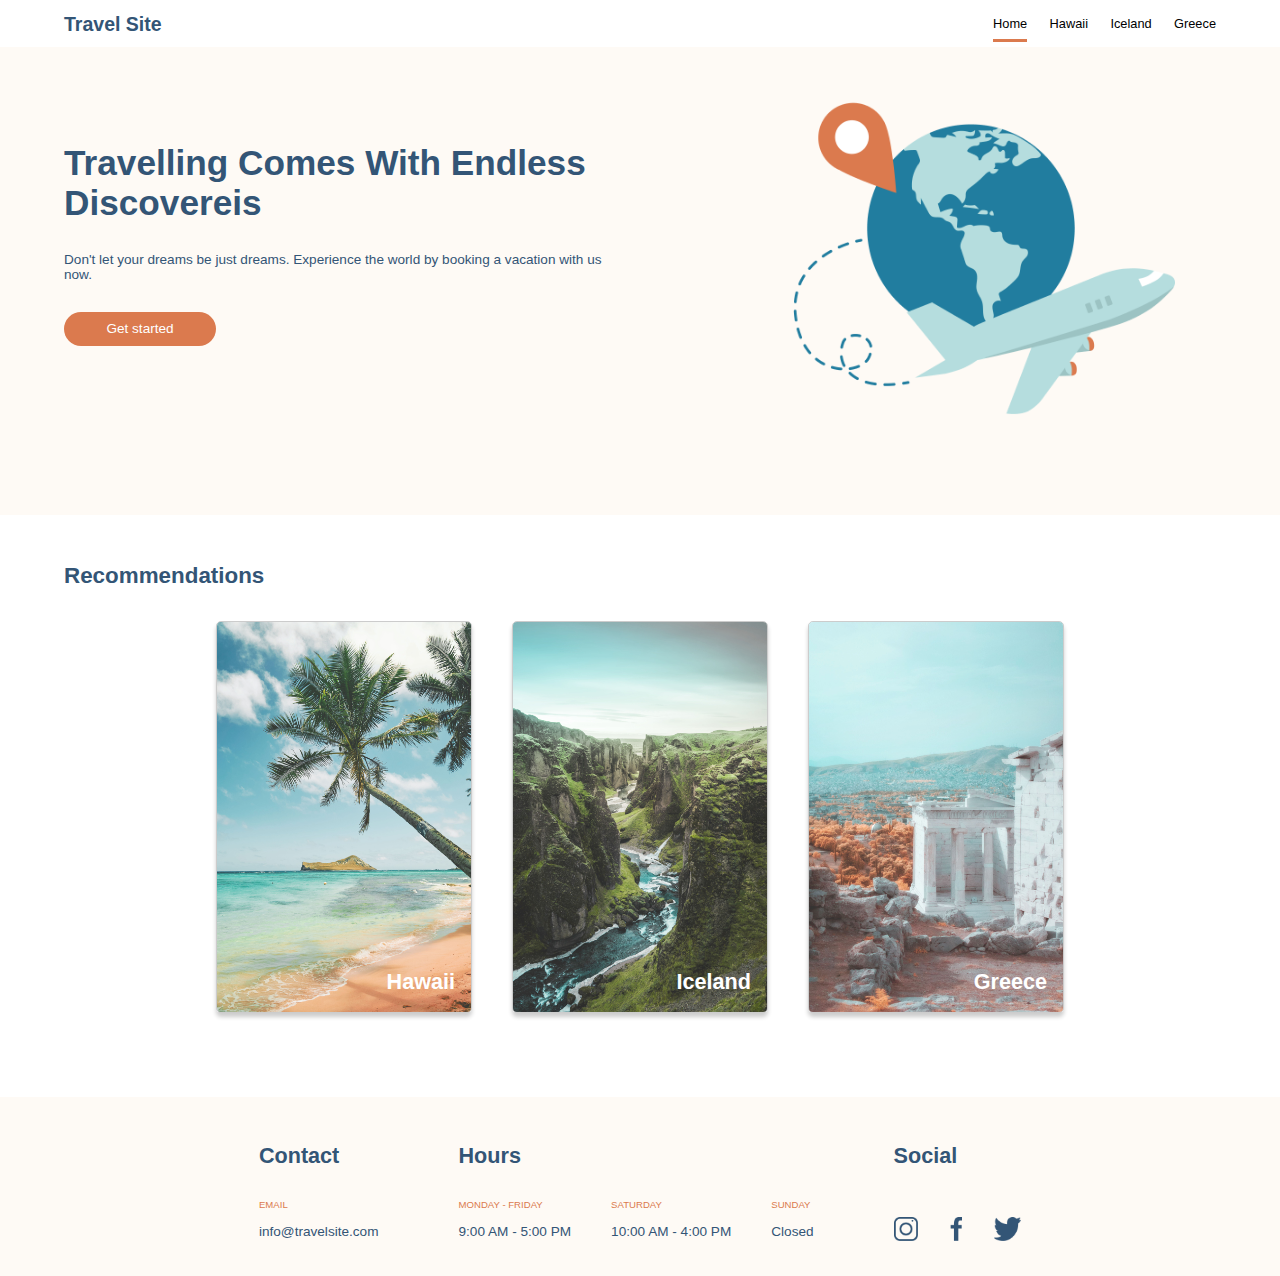
<file: index.html>
<!DOCTYPE html>
<html lang="en">

<head>
    <meta charset="UTF-8">
    <meta name="viewport" content="width=device-width, initial-scale=1.0">
    <title>Travel Site</title>
    <link rel="stylesheet" href="./css/main.css">
    <link rel="stylesheet" href="./css/global.css">
</head>

<body>
    <header class="header">
        <nav class="header__nav">
            <h1 class="header__nav-logo"><a href="index.html">Travel Site</a></h1>
            <ul class="header__nav-bar">
                <li class="header__nav-item header__nav-item--current"><a href="index.html">Home</a></li>
                <li class="header__nav-item"><a href="../pages/hawaii.html">Hawaii</a></li>
                <li class="header__nav-item"><a href="../pages/iceland.html">Iceland</a></li>
                <li class="header__nav-item"><a href="../pages/greece.html">Greece</a></li>
            </ul>
        </nav>
    </header>

    <main>
        <section class="hero-section">
            <article class="hero-section__main-col">
                <h2 class="hero-section__title">Travelling Comes With Endless Discovereis</h2>
                <p class="hero-section__description">Don't let your dreams be just dreams. Experience the world by
                    booking a
                    vacation with us now.</p>
                <a class="hero-section__button" href="./pages/info.html">Get started</a>
            </article>
            <div class="hero-section__side-col">
                <img class="hero-section__img" src="./assets/images/Images/hero.png" alt="hero-img">
            </div>
        </section>

        <section class="recs-section">
            <h3 class="recs-section__title">Recommendations</h3>
            <div class="recs-section__cards-layout">
                <figure class="recs-section__card">
                    <a href="./pages/hawaii.html">
                        <img class="recs-section__img" src="./assets/images/Images/hawaii.jpg" alt="hawaii-background">
                        <h3 class="recs-section__card-name">Hawaii</h3>
                    </a>
                </figure>
                <figure class="recs-section__card">
                    <a href="./pages/iceland.html">
                        <img class="recs-section__img" src="./assets/images/Images/iceland.jpg"
                            alt="iceland-background">
                        <h3 class="recs-section__card-name">Iceland</h3>
                    </a>
                </figure>
                <figure class="recs-section__card">
                    <a href="./pages/greece.html">
                        <img class="recs-section__img" src="./assets/images/Images/greece.jpg" alt="greece-background">
                        <h3 class="recs-section__card-name">Greece</h3>
                    </a>
                </figure>
            </div>
        </section>
    </main>
    <footer class="footer">
        <div class="footer__container">
            <section>
                <h3 class="footer__title">Contact</h3>
                <p class="footer__subheader">EMAIL</p>
                <p class="footer__description">info@travelsite.com</p>
            </section>
            <section>
                <h3 class="footer__title">Hours</h3>
                <div class="footer__hours-layout">
                    <div>
                        <p class="footer__subheader">MONDAY - FRIDAY</p>
                        <p class="footer__description">9:00 AM - 5:00 PM</p>
                    </div>
                    <div>
                        <p class="footer__subheader">SATURDAY</p>
                        <p class="footer__description">10:00 AM - 4:00 PM</p>
                    </div>
                    <div>
                        <p class="footer__subheader">SUNDAY</p>
                        <p class="footer__description">Closed</p>
                    </div>
                </div>
            </section>
            <section>
                <h3 class="footer__title">Social</h3>
                <div class="footer__socials-layout">
                    <img class="footer__icon" src="./assets/images/Icons/icon-instagram.png" alt="instagram-icon">
                    <img class="footer__icon" src="./assets/images/Icons/icon-facebook.png" alt="facebook-icon">
                    <img class="footer__icon" src="./assets/images/Icons/icon-twitter.png" alt="twitter-icon">
                </div>
            </section>
        </div>
    </footer>
</body>

</html>
</file>
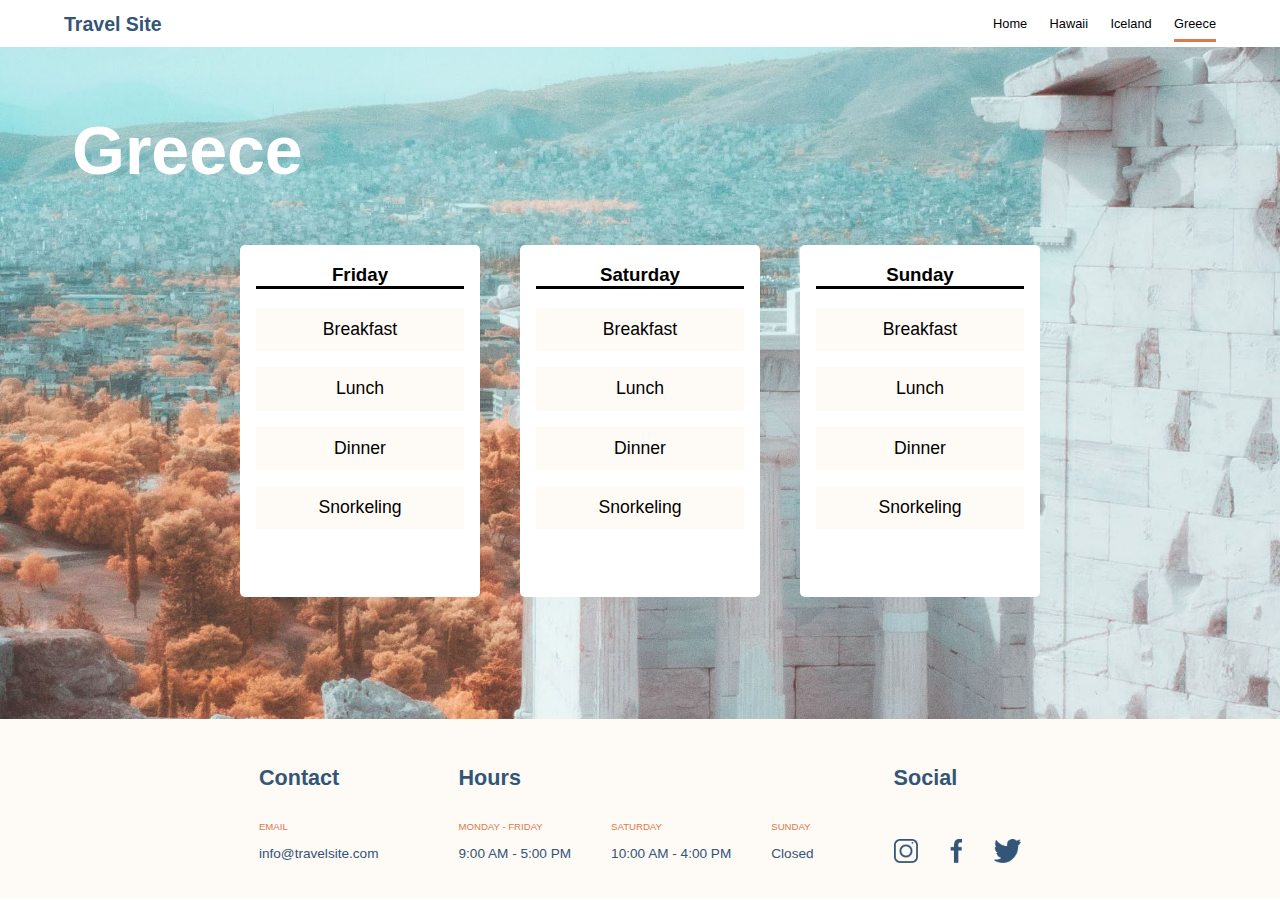
<file: pages/greece.html>
<!DOCTYPE html>
<html lang="en">

<head>
    <meta charset="UTF-8">
    <meta name="viewport" content="width=device-width, initial-scale=1.0">
    <title>Greece</title>
    <link rel="stylesheet" href="../css/destinations.css">
    <link rel="stylesheet" href="../css/global.css">
</head>

<body>
    <header class="header">
        <nav class="header__nav">
            <h1 class="header__nav-logo"><a href="../index.html">Travel Site</a></h1>
            <ul class="header__nav-bar">
                <li class="header__nav-item"><a href="../index.html">Home</a></li>
                <li class="header__nav-item"><a href="../pages/hawaii.html">Hawaii</a></li>
                <li class="header__nav-item"><a href="../pages/iceland.html">Iceland</a></li>
                <li class="header__nav-item header__nav-item--current"><a href="../pages/greece.html">Greece</a></li>
            </ul>
        </nav>
    </header>

    <main>
        <section class="main-section">
            <div class="main-section--greece">
                <h2 class="main-section__title">Greece</h2>
                <div class="main-section__layout">
                    <article class="main-section__card">
                        <h3 class="main-section__subtitle">Friday</h3>
                        <ul class="main-section__list">
                            <li class="main-section__item">Breakfast</li>
                            <li class="main-section__item">Lunch</li>
                            <li class="main-section__item">Dinner</li>
                            <li class="main-section__item">Snorkeling</li>
                        </ul>
                    </article>
                    <article class="main-section__card">
                        <h3 class="main-section__subtitle">Saturday</h3>
                        <ul class="main-section__list">
                            <li class="main-section__item">Breakfast</li>
                            <li class="main-section__item">Lunch</li>
                            <li class="main-section__item">Dinner</li>
                            <li class="main-section__item">Snorkeling</li>
                        </ul>
                    </article>
                    <article class="main-section__card">
                        <h3 class="main-section__subtitle">Sunday</h3>
                        <ul class="main-section__list">
                            <li class="main-section__item">Breakfast</li>
                            <li class="main-section__item">Lunch</li>
                            <li class="main-section__item">Dinner</li>
                            <li class="main-section__item">Snorkeling</li>
                        </ul>
                    </article>
                </div>
            </div>
        </section>
    </main>

    <footer class="footer">
        <div class="footer__container">
            <section>
                <h3 class="footer__title">Contact</h3>
                <p class="footer__subheader">EMAIL</p>
                <p class="footer__description">info@travelsite.com</p>
            </section>
            <section>
                <h3 class="footer__title">Hours</h3>
                <div class="footer__hours-layout">
                    <div>
                        <p class="footer__subheader">MONDAY - FRIDAY</p>
                        <p class="footer__description">9:00 AM - 5:00 PM</p>
                    </div>
                    <div>
                        <p class="footer__subheader">SATURDAY</p>
                        <p class="footer__description">10:00 AM - 4:00 PM</p>
                    </div>
                    <div>
                        <p class="footer__subheader">SUNDAY</p>
                        <p class="footer__description">Closed</p>
                    </div>
                </div>
            </section>
            <section>
                <h3 class="footer__title">Social</h3>
                <div class="footer__socials-layout">
                    <img class="footer__icon" src="../assets/images/Icons/icon-instagram.png" alt="instagram-icon">
                    <img class="footer__icon" src="../assets/images/Icons/icon-facebook.png" alt="facebook-icon">
                    <img class="footer__icon" src="../assets/images/Icons/icon-twitter.png" alt="twitter-icon">
                </div>
            </section>
        </div>
    </footer>

</body>

</html>
</file>
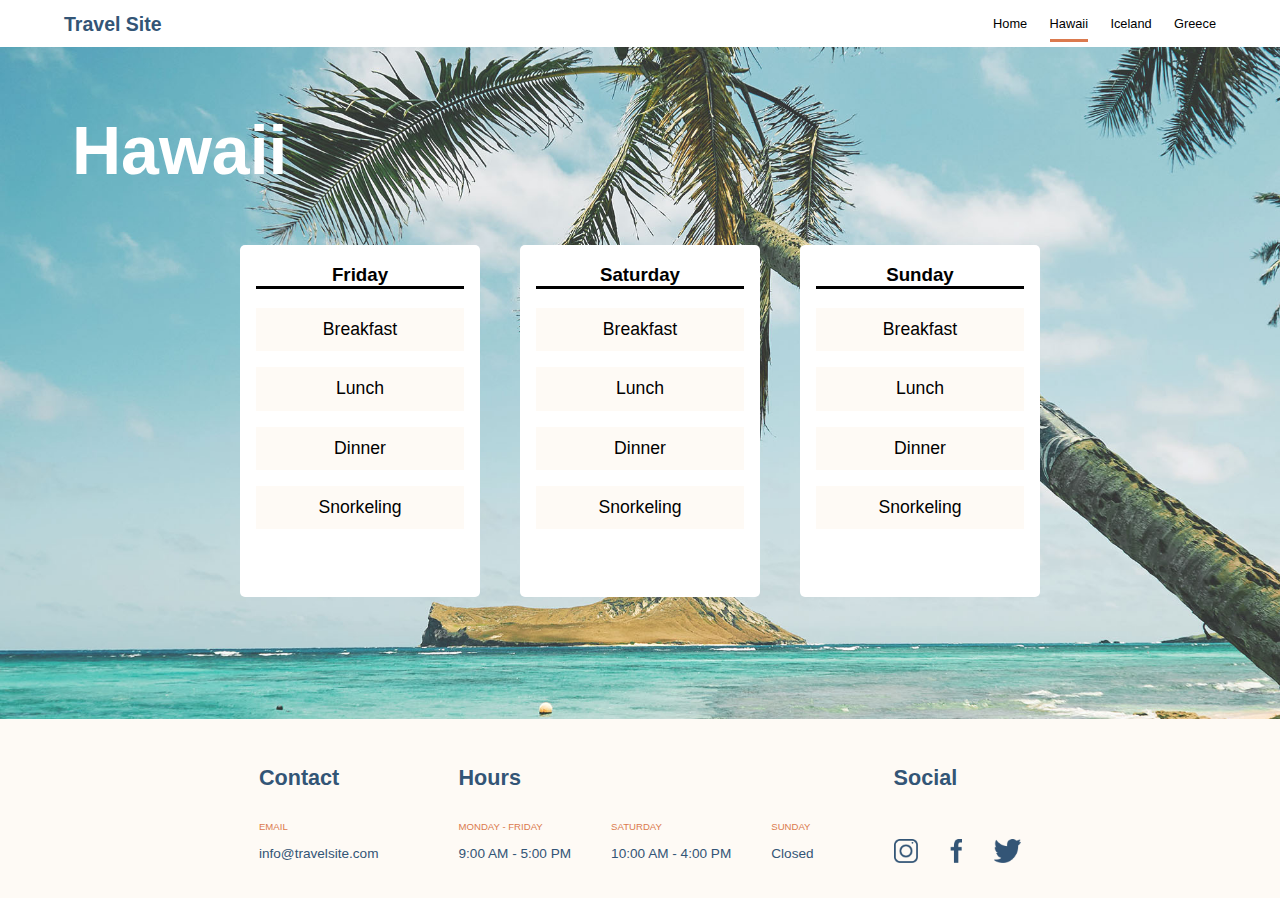
<file: pages/hawaii.html>
<!DOCTYPE html>
<html lang="en">

<head>
    <meta charset="UTF-8">
    <meta name="viewport" content="width=device-width, initial-scale=1.0">
    <title>Hawaii</title>
    <link rel="stylesheet" href="../css/destinations.css">
    <link rel="stylesheet" href="../css/global.css">
</head>

<body>
    <header class="header">
        <nav class="header__nav">
            <h1 class="header__nav-logo"><a href="../index.html">Travel Site</a></h1>
            <ul class="header__nav-bar">
                <li class="header__nav-item"><a href="../index.html">Home</a></li>
                <li class="header__nav-item header__nav-item--current"><a href="../pages/hawaii.html">Hawaii</a></li>
                <li class="header__nav-item"><a href="../pages/iceland.html">Iceland</a></li>
                <li class="header__nav-item"><a href="../pages/greece.html">Greece</a></li>
            </ul>
        </nav>
    </header>

    <main>
        <section class="main-section">
            <div class="main-section--hawaii">
                <h2 class="main-section__title">Hawaii</h2>
                <div class="main-section__layout">
                    <article class="main-section__card">
                        <h3 class="main-section__subtitle">Friday</h3>
                        <ul class="main-section__list">
                            <li class="main-section__item">Breakfast</li>
                            <li class="main-section__item">Lunch</li>
                            <li class="main-section__item">Dinner</li>
                            <li class="main-section__item">Snorkeling</li>
                        </ul>
                    </article>
                    <article class="main-section__card">
                        <h3 class="main-section__subtitle">Saturday</h3>
                        <ul class="main-section__list">
                            <li class="main-section__item">Breakfast</li>
                            <li class="main-section__item">Lunch</li>
                            <li class="main-section__item">Dinner</li>
                            <li class="main-section__item">Snorkeling</li>
                        </ul>
                    </article>
                    <article class="main-section__card">
                        <h3 class="main-section__subtitle">Sunday</h3>
                        <ul class="main-section__list">
                            <li class="main-section__item">Breakfast</li>
                            <li class="main-section__item">Lunch</li>
                            <li class="main-section__item">Dinner</li>
                            <li class="main-section__item">Snorkeling</li>
                        </ul>
                    </article>
                </div>
            </div>
        </section>
    </main>

    <footer class="footer">
        <div class="footer__container">
            <section>
                <h3 class="footer__title">Contact</h3>
                <p class="footer__subheader">EMAIL</p>
                <p class="footer__description">info@travelsite.com</p>
            </section>
            <section>
                <h3 class="footer__title">Hours</h3>
                <div class="footer__hours-layout">
                    <div>
                        <p class="footer__subheader">MONDAY - FRIDAY</p>
                        <p class="footer__description">9:00 AM - 5:00 PM</p>
                    </div>
                    <div>
                        <p class="footer__subheader">SATURDAY</p>
                        <p class="footer__description">10:00 AM - 4:00 PM</p>
                    </div>
                    <div>
                        <p class="footer__subheader">SUNDAY</p>
                        <p class="footer__description">Closed</p>
                    </div>
                </div>
            </section>
            <section>
                <h3 class="footer__title">Social</h3>
                <div class="footer__socials-layout">
                    <img class="footer__icon" src="../assets/images/Icons/icon-instagram.png" alt="instagram-icon">
                    <img class="footer__icon" src="../assets/images/Icons/icon-facebook.png" alt="facebook-icon">
                    <img class="footer__icon" src="../assets/images/Icons/icon-twitter.png" alt="twitter-icon">
                </div>
            </section>
        </div>
    </footer>

</body>

</html>
</file>
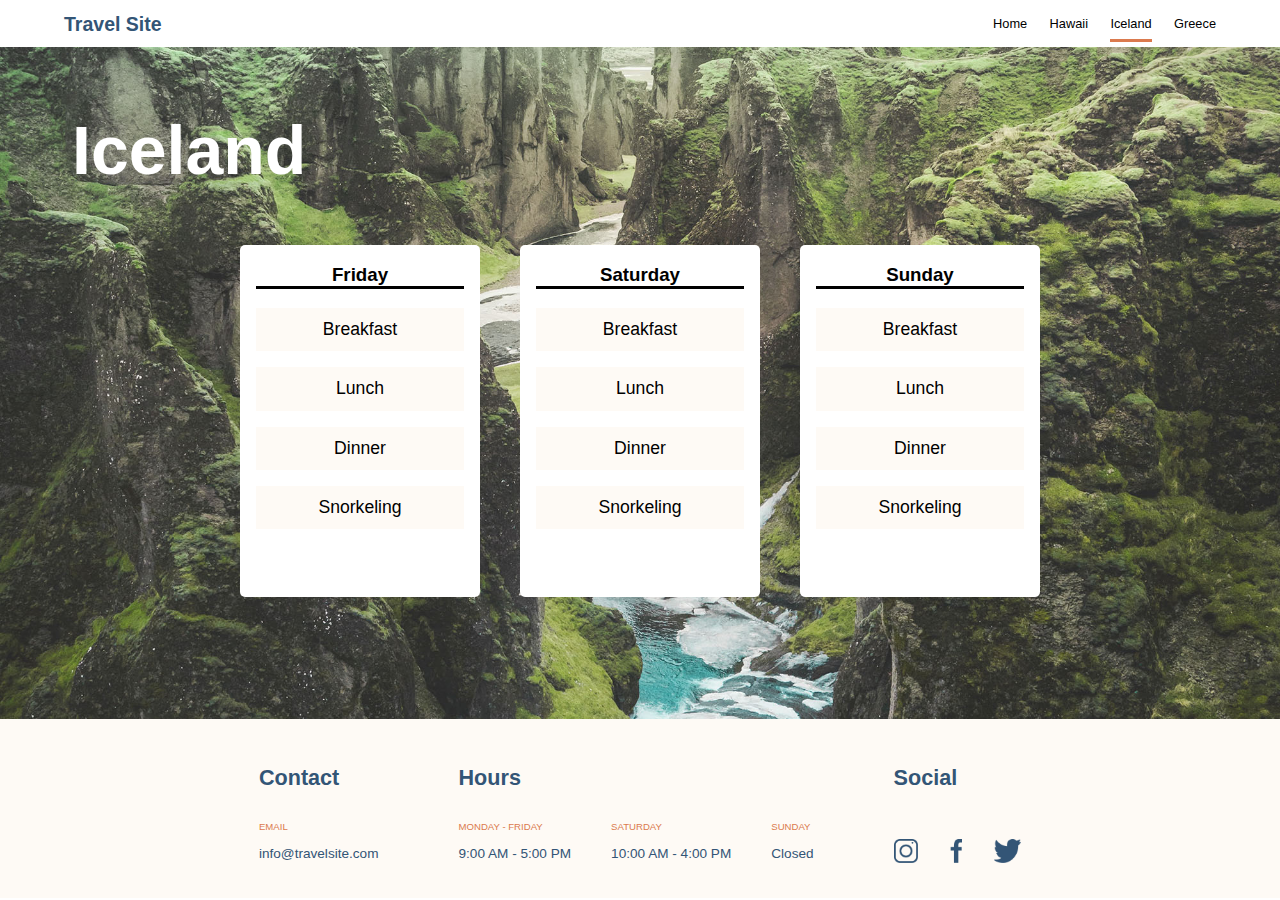
<file: pages/iceland.html>
<!DOCTYPE html>
<html lang="en">

<head>
    <meta charset="UTF-8">
    <meta name="viewport" content="width=device-width, initial-scale=1.0">
    <title>iceland</title>
    <link rel="stylesheet" href="../css/destinations.css">
    <link rel="stylesheet" href="../css/global.css">
</head>

<body>
    <header class="header">
        <nav class="header__nav">
            <h1 class="header__nav-logo"><a href="../index.html">Travel Site</a></h1>
            <ul class="header__nav-bar">
                <li class="header__nav-item"><a href="../index.html">Home</a></li>
                <li class="header__nav-item"><a href="../pages/hawaii.html">Hawaii</a></li>
                <li class="header__nav-item header__nav-item--current"><a href="../pages/iceland.html">Iceland</a></li>
                <li class="header__nav-item"><a href="../pages/greece.html">Greece</a></li>
            </ul>
        </nav>
    </header>

    <main>
        <section class="main-section">
            <div class="main-section--iceland">
                <h2 class="main-section__title">Iceland</h2>
                <div class="main-section__layout">
                    <article class="main-section__card">
                        <h3 class="main-section__subtitle">Friday</h3>
                        <ul class="main-section__list">
                            <li class="main-section__item">Breakfast</li>
                            <li class="main-section__item">Lunch</li>
                            <li class="main-section__item">Dinner</li>
                            <li class="main-section__item">Snorkeling</li>
                        </ul>
                    </article>
                    <article class="main-section__card">
                        <h3 class="main-section__subtitle">Saturday</h3>
                        <ul class="main-section__list">
                            <li class="main-section__item">Breakfast</li>
                            <li class="main-section__item">Lunch</li>
                            <li class="main-section__item">Dinner</li>
                            <li class="main-section__item">Snorkeling</li>
                        </ul>
                    </article>
                    <article class="main-section__card">
                        <h3 class="main-section__subtitle">Sunday</h3>
                        <ul class="main-section__list">
                            <li class="main-section__item">Breakfast</li>
                            <li class="main-section__item">Lunch</li>
                            <li class="main-section__item">Dinner</li>
                            <li class="main-section__item">Snorkeling</li>
                        </ul>
                    </article>
                </div>
            </div>
        </section>
    </main>

    <footer class="footer">
        <div class="footer__container">
            <section>
                <h3 class="footer__title">Contact</h3>
                <p class="footer__subheader">EMAIL</p>
                <p class="footer__description">info@travelsite.com</p>
            </section>
            <section>
                <h3 class="footer__title">Hours</h3>
                <div class="footer__hours-layout">
                    <div>
                        <p class="footer__subheader">MONDAY - FRIDAY</p>
                        <p class="footer__description">9:00 AM - 5:00 PM</p>
                    </div>
                    <div>
                        <p class="footer__subheader">SATURDAY</p>
                        <p class="footer__description">10:00 AM - 4:00 PM</p>
                    </div>
                    <div>
                        <p class="footer__subheader">SUNDAY</p>
                        <p class="footer__description">Closed</p>
                    </div>
                </div>
            </section>
            <section>
                <h3 class="footer__title">Social</h3>
                <div class="footer__socials-layout">
                    <img class="footer__icon" src="../assets/images/Icons/icon-instagram.png" alt="instagram-icon">
                    <img class="footer__icon" src="../assets/images/Icons/icon-facebook.png" alt="facebook-icon">
                    <img class="footer__icon" src="../assets/images/Icons/icon-twitter.png" alt="twitter-icon">
                </div>
            </section>
        </div>
    </footer>

</body>

</html>
</file>
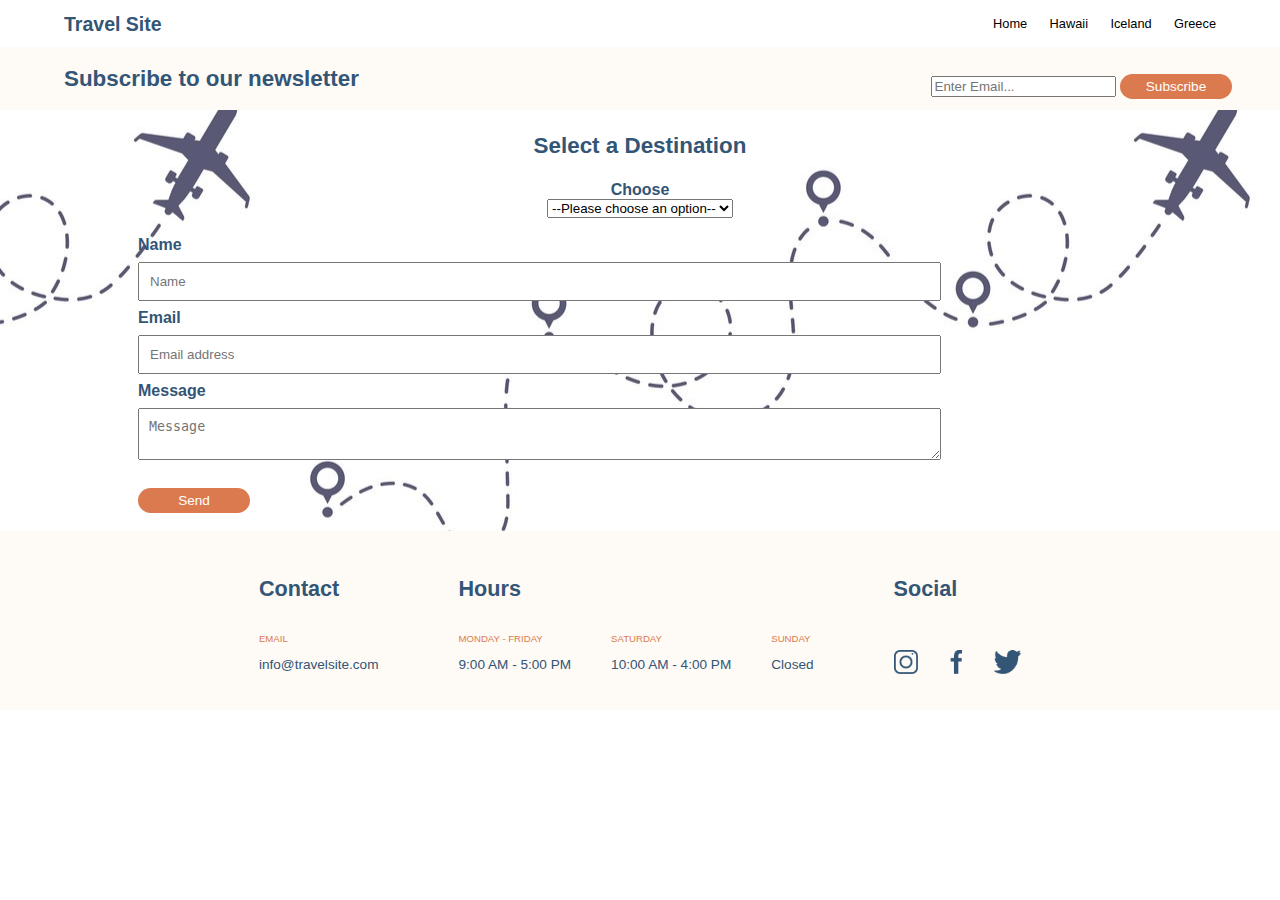
<file: pages/info.html>
<!DOCTYPE html>
<html lang="en">

<head>
    <meta charset="UTF-8">
    <meta name="viewport" content="width=device-width, initial-scale=1.0">
    <title>Get Started</title>
    <link rel="stylesheet" href="../css/global.css">
    <link rel="stylesheet" href="../css/main.css">
</head>

<body>
    <header class="header">
        <nav class="header__nav">
            <h1 class="header__nav-logo"><a href="../index.html">Travel Site</a></h1>
            <ul class="header__nav-bar">
                <li class="header__nav-item"><a href="../index.html">Home</a></li>
                <li class="header__nav-item"><a href="../pages/hawaii.html">Hawaii</a></li>
                <li class="header__nav-item"><a href="../pages/iceland.html">Iceland</a></li>
                <li class="header__nav-item"><a href="../pages/greece.html">Greece</a></li>
            </ul>
        </nav>
    </header>

    <main>
            <section class="newsletter">
                <h2 class="newsletter__title">Subscribe to our newsletter</h2>
                <form class="newsletter__form">
                    <input type="email" placeholder="Enter Email...">
                    <button type="Submit" class="newsletter__button">Subscribe</button>
                </form>
            </section>

            <section class="destination">
                    <h3 class="destination__title">Select a Destination</h3>
                    <label class="destination__label">Choose</label>
                    <select class="destination-select">
                        <option value="">--Please choose an option--</option>
                        <option value="Hawaii">Hawaii</option>
                        <option value="Iceland">Iceland</option>
                        <option value="Greece">Greece</option>
                    </select>
                    <form class="destination__info">
                        <div>
                            <label>Name</label><br>
                            <input type="text" placeholder="Name">
                        </div>
                        <div>
                            <label>Email</label><br>
                            <input type="email" placeholder="Email address">
                        </div>
                        <div>
                            <label>Message</label><br>
                            <textarea placeholder="Message"></textarea>
                        </div>
                        <button class="destination__button" type="submit">Send</button>
                    </form>
                
            </section>
        
    </main>

    <footer class="footer">
        <div class="footer__container">
            <section>
                <h3 class="footer__title">Contact</h3>
                <p class="footer__subheader">EMAIL</p>
                <p class="footer__description">info@travelsite.com</p>
            </section>
            <section>
                <h3 class="footer__title">Hours</h3>
                <div class="footer__hours-layout">
                    <div>
                        <p class="footer__subheader">MONDAY - FRIDAY</p>
                        <p class="footer__description">9:00 AM - 5:00 PM</p>
                    </div>
                    <div>
                        <p class="footer__subheader">SATURDAY</p>
                        <p class="footer__description">10:00 AM - 4:00 PM</p>
                    </div>
                    <div>
                        <p class="footer__subheader">SUNDAY</p>
                        <p class="footer__description">Closed</p>
                    </div>
                </div>
            </section>
            <section>
                <h3 class="footer__title">Social</h3>
                <div class="footer__socials-layout">
                    <img class="footer__icon" src="../assets/images/Icons/icon-instagram.png" alt="instagram-icon">
                    <img class="footer__icon" src="../assets/images/Icons/icon-facebook.png" alt="facebook-icon">
                    <img class="footer__icon" src="../assets/images/Icons/icon-twitter.png" alt="twitter-icon">
                </div>
            </section>
        </div>
    </footer>

</body>

</html>
</file>
<file: css/main.css>
.hero-section {
  display: flex;
  background-color: #FEFAF5;
  padding-left: 4rem;
  padding-right: 4rem;
  position: relative;
}
.hero-section__main-col {
  display: flex;
  flex-direction: column;
}
.hero-section__title {
  color: #335576;
  font-size: 2.2rem;
  width: 75%;
  margin-top: 6rem;
  text-align: left;
}
@media (max-width: 768px) {
  .hero-section__title {
    font-size: 1.5rem;
    width: 100%;
  }
}
@media (max-width: 548px) {
  .hero-section__title {
    font-size: 1rem;
  }
}
.hero-section__description {
  font-size: 0.85rem;
  font-weight: 500;
  color: #335576;
  width: 75%;
  margin-top: 0;
  text-align: left;
}
@media (max-width: 768px) {
  .hero-section__description {
    width: 100%;
  }
}
.hero-section__img {
  height: 20rem;
  margin-top: 3rem;
  margin-bottom: 6rem;
}
@media (max-width: 768px) {
  .hero-section__img {
    margin-left: 15%;
  }
}
@media (max-width: 548px) {
  .hero-section__img {
    height: 10rem;
    display: none;
  }
}
@media (max-width: 375px) {
  .hero-section__img {
    display: none;
  }
}
.hero-section__button {
  display: inline-block;
  font-size: 0.85rem;
  background-color: #DB7A4E;
  color: #fff;
  border: none;
  border-radius: 25px;
  width: 9.5rem;
  padding: 0.6rem 0;
  transition: transform 0.3s ease 0s;
  text-decoration: none;
  text-align: center;
  margin-top: 1rem;
}
.hero-section__button:hover {
  color: #FFF;
  font-weight: bold;
  transform: translateY(-10px);
}

.recs-section {
  background-color: #FFF;
  padding-left: 4rem;
  padding-right: 4rem;
  position: relative;
}
.recs-section__title {
  color: #335576;
  font-size: 1.4rem;
  margin-top: 3rem;
  margin-bottom: 2rem;
}
.recs-section__cards-layout {
  display: flex;
  gap: 2.5rem;
  flex-wrap: wrap;
  justify-content: center;
  margin-bottom: 5rem;
}
.recs-section__card {
  margin: 0;
  position: relative;
}
.recs-section__img {
  width: 16rem;
  height: 24.5rem;
  border-radius: 5px;
  box-shadow: 0 4px 4px rgba(0, 0, 0, 0.2);
  border: 1px solid rgba(0, 0, 0, 0.2);
  transition: transform 0.5s ease;
}
.recs-section__img:hover {
  opacity: 50%;
  border: 3px solid #FFF;
}
.recs-section__card-name {
  position: absolute;
  bottom: 0px;
  right: 17px;
  color: #FFF;
  font-size: 1.35rem;
}

.newsletter {
  display: flex;
  align-items: center;
  justify-content: space-between;
  padding-right: 3rem;
  padding-left: 4rem;
  background: #FEFAF5;
}
.newsletter__title {
  color: #335576;
  font-size: 1.4rem;
}
.newsletter__button {
  font-size: 0.85rem;
  background-color: #DB7A4E;
  color: #fff;
  border: none;
  border-radius: 25px;
  width: 7rem;
  padding: 0.3rem 0;
  transition: transform 0.3s ease 0s;
  text-align: center;
  margin-top: 1rem;
}
.newsletter__button:hover {
  color: #FFF;
  font-weight: bold;
  border: 3px solid #ff7300;
  transform: translateY(-10px);
}

.destination {
  display: flex;
  flex-direction: column;
  justify-content: center;
  align-items: center;
  color: #335576;
  font-weight: bold;
  background-image: url(../assets/images/Images/plane-background.jpg);
  background-position: right;
}
.destination__title {
  color: #335576;
  font-size: 1.4rem;
}
.destination__info, .destination__info input, .destination__info textarea {
  width: 80%;
  padding: 0.625rem;
  color: #335576;
  margin: 0.5rem 0;
}
.destination__button {
  font-size: 0.85rem;
  background-color: #DB7A4E;
  color: #fff;
  border: none;
  border-radius: 25px;
  width: 7rem;
  padding: 0.3rem 0;
  transition: transform 0.3s ease 0s;
  text-align: center;
  margin-top: 1rem;
}
.destination__button:hover {
  color: #FFF;
  font-weight: bold;
  border: 3px solid #ff7300;
  transform: translateY(-10px);
}/*# sourceMappingURL=main.css.map */
</file>
<file: css/global.css>
*, *::after, *::before {
  box-sizing: border-box;
}

body {
  margin: 0;
  font-family: Verdana, Geneva, Tahoma, sans-serif;
}

.header {
  background-color: #FFFFFF;
  padding-left: 4rem;
  padding-right: 4rem;
}
.header__nav {
  display: flex;
  justify-content: space-between;
}
.header__nav-logo {
  margin-bottom: 0.67rem;
  font-size: 1.22rem;
}
@media (max-width: 548px) {
  .header__nav-logo {
    font-size: 0.9rem;
  }
}
.header__nav-logo a {
  color: #335576;
  text-decoration: none;
}
.header__nav-bar {
  display: flex;
  gap: 1.4rem;
}
.header__nav-item {
  list-style: none;
  font-size: 0.8rem;
  font-weight: 500;
}
.header__nav-bar a {
  color: black;
  text-decoration: none;
}
.header__nav .header__nav-item--current a {
  border-bottom: solid 3px #DB7A4E;
  padding-bottom: 0.5rem;
}
.header__nav-bar a:hover {
  color: #335576;
  font-weight: bold;
  border-bottom: solid 3px #DB7A4E;
  padding-bottom: 0.5rem;
}

/*footer*/
.footer {
  background: #FEFAF5;
}
.footer__container {
  display: flex;
  justify-content: center;
  gap: 5rem;
  padding-bottom: 1.5rem;
}
@media (max-width: 548px) {
  .footer__container {
    gap: 0.5rem;
  }
}
.footer__title {
  color: #335576;
  padding-top: 1.5rem;
  font-size: 1.35rem;
  margin-bottom: 0;
}
.footer__subheader {
  color: #DB7A4E;
  font-size: 0.6rem;
  margin-top: 1.9rem;
}
.footer__description {
  color: #335576;
  font-size: 0.85rem;
}
.footer__hours-layout {
  display: flex;
  gap: 2.5rem;
}
@media (max-width: 548px) {
  .footer__hours-layout {
    display: none;
  }
}
.footer__socials-layout {
  display: flex;
  gap: 2rem;
}
.footer__icon {
  height: 1.5rem;
  margin-top: 3rem;
}/*# sourceMappingURL=global.css.map */
</file>
<file: css/destinations.css>
.main-section--hawaii {
    background-image: url(../assets/images/Images/hawaii.jpg);
    width: 100%;
    height: 42rem;
    background-position: center;
    background-size: cover;
    background-repeat: no-repeat;
}

.main-section--greece {
    background-image: url(../assets/images/Images/greece.jpg);
    width: 100%;
    height: 42rem;
    background-position: center;
    background-size: cover;
    background-repeat: no-repeat;
}

.main-section--iceland {
    background-image: url(../assets/images/Images/iceland.jpg);
    width: 100%;
    height: 42rem;
    background-position: center;
    background-size: cover;
    background-repeat: no-repeat;
}

.main-section__title{
    margin-top:0;
    padding-left: 4.5rem;
    padding-top: 4rem;
    color:#FFF;
    font-size: 4.25rem;
}

.main-section__layout{
    display: flex;
    justify-content: center;
    gap:2.5rem;
}

.main-section__card{
    background: #FFF;
    width: 15rem;
    height: 22rem;
    border-radius: 5px;
    padding:0 1rem;
}

.main-section__subtitle{
    text-align: center;
    border-bottom: 3px solid black;
}

.main-section__list{
    padding-left: 0;
    display: flex;
    flex-direction: column;
    gap:1rem;
}

.main-section__item{
    text-align: center;
    list-style: none;
    background: #FEFAF5;
    font-weight: 300;
    font-size: 1.1rem;
    padding: 0.7rem 0;
}
</file>
